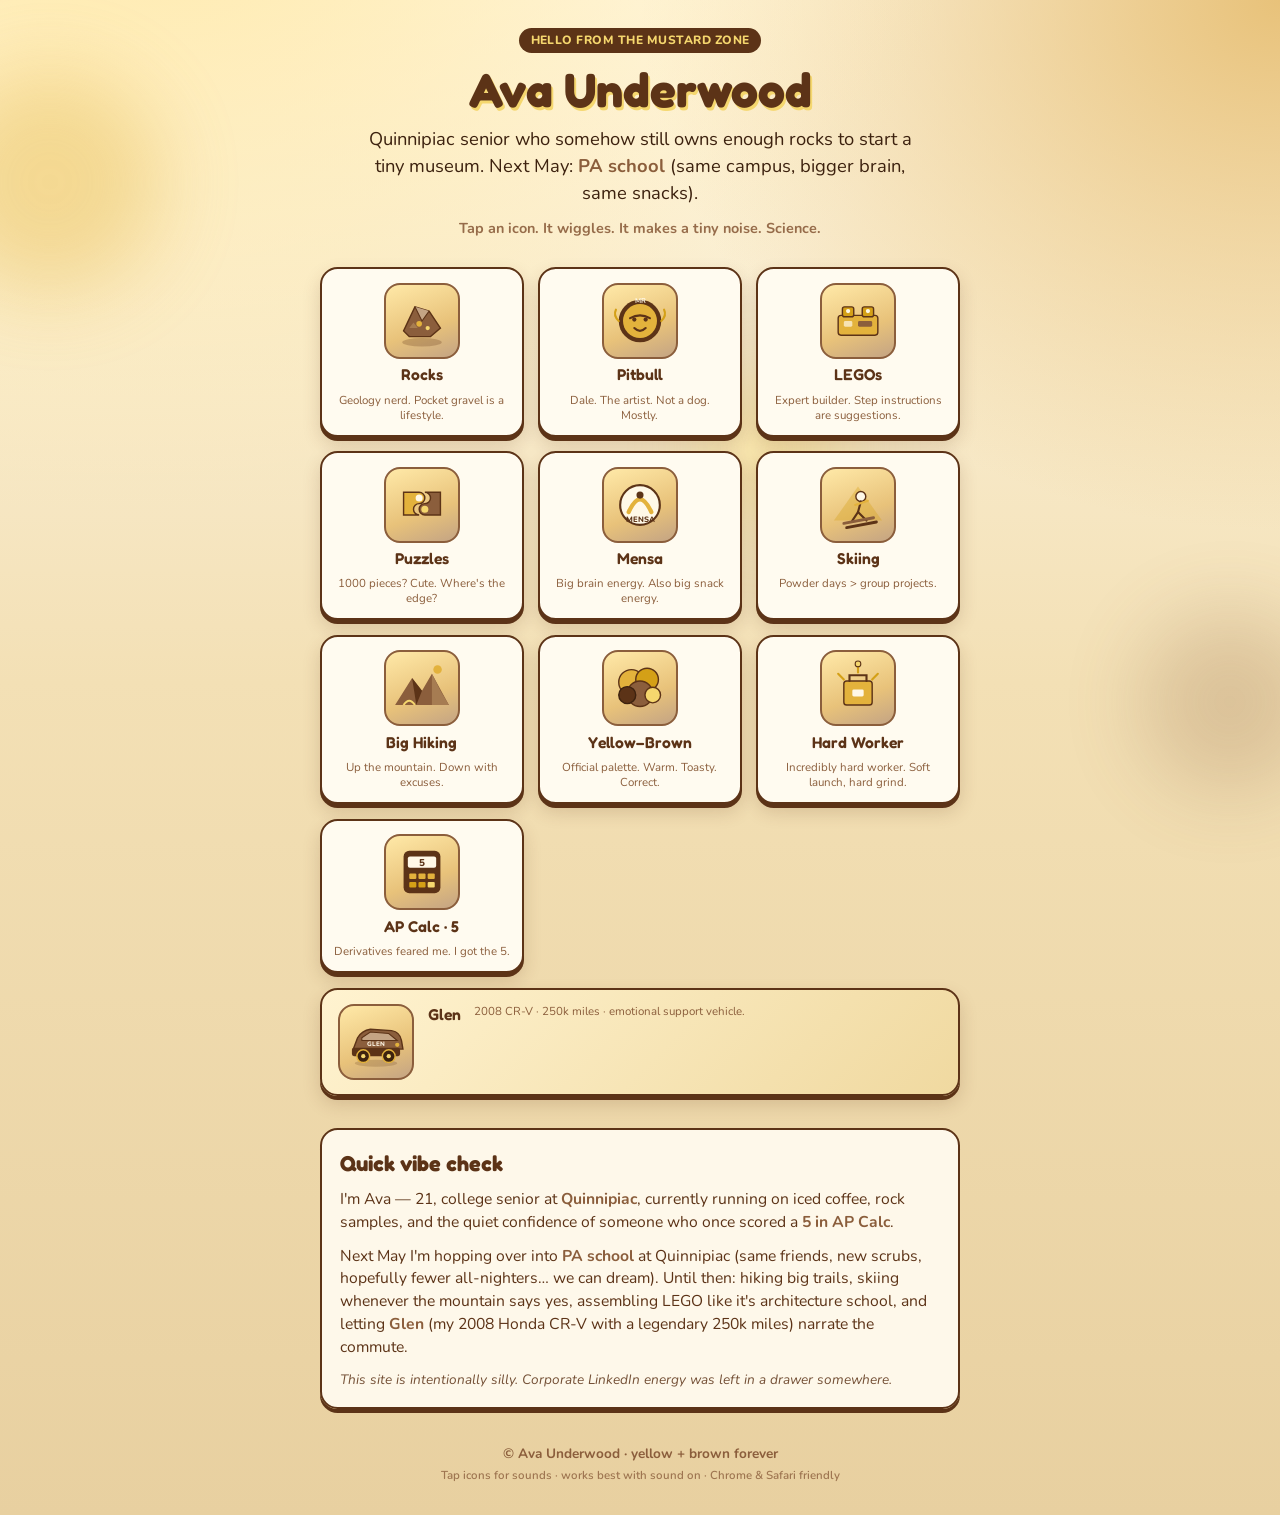
<file: index.html>
<!DOCTYPE html>
<html lang="en">
<head>
  <meta charset="utf-8">
  <meta name="viewport" content="width=device-width, initial-scale=1, viewport-fit=cover">
  <meta name="theme-color" content="#E3B23C">
  <meta name="description" content="Ava Underwood — Quinnipiac senior, rock collector, Pitbull enjoyer, Glen's co-pilot. Silly personal site.">
  <title>Ava Underwood · mustard vibes only</title>
  <!-- Google tag (gtag.js) -->
  <script async src="https://www.googletagmanager.com/gtag/js?id=G-W4B6KRME63"></script>
  <script>
    window.dataLayer = window.dataLayer || [];
    function gtag(){dataLayer.push(arguments);}
    gtag('js', new Date());
    gtag('config', 'G-W4B6KRME63');
  </script>
  <link rel="stylesheet" href="css/style.css">
  <link rel="preconnect" href="https://fonts.googleapis.com">
  <link rel="preconnect" href="https://fonts.gstatic.com" crossorigin>
  <link href="https://fonts.googleapis.com/css2?family=Fredoka:wght@400;600;700&family=Nunito:wght@400;700;800&display=swap" rel="stylesheet">
</head>
<body>
  <div class="bg-blobs" aria-hidden="true">
    <span class="blob b1"></span>
    <span class="blob b2"></span>
    <span class="blob b3"></span>
  </div>

  <header class="hero">
    <p class="eyebrow">hello from the mustard zone</p>
    <h1>Ava Underwood</h1>
    <p class="tagline">
      Quinnipiac senior who somehow still owns enough rocks to start a tiny museum.
      Next May: <strong>PA school</strong> (same campus, bigger brain, same snacks).
    </p>
    <p class="hint">Tap an icon. It wiggles. It makes a tiny noise. Science.</p>
  </header>

  <main>
    <section class="icon-grid" aria-label="Ava interests — tap for sounds">
      <!-- 1 Geology -->
      <button type="button" class="icon-card" data-sound="geology" aria-label="Geology and rock collection">
        <span class="icon-art" aria-hidden="true">
          <svg viewBox="0 0 96 96" width="72" height="72">
            <ellipse cx="48" cy="78" rx="28" ry="6" fill="#5C3317" opacity=".25"/>
            <path d="M22 62 L38 28 L58 34 L74 58 L60 70 L30 70 Z" fill="#8B5E3C" stroke="#5C3317" stroke-width="2"/>
            <path d="M38 28 L48 48 L58 34" fill="#C4A484" stroke="#5C3317" stroke-width="1.5"/>
            <circle cx="44" cy="52" r="4" fill="#E3B23C"/>
            <circle cx="56" cy="58" r="3" fill="#F5D76E"/>
            <path d="M30 58 L36 50 L42 58 Z" fill="#A67C52"/>
          </svg>
        </span>
        <span class="icon-label">Rocks</span>
        <span class="icon-blurb">Geology nerd. Pocket gravel is a lifestyle.</span>
      </button>

      <!-- 2 Pitbull -->
      <button type="button" class="icon-card" data-sound="pitbull" aria-label="Pitbull the music artist">
        <span class="icon-art" aria-hidden="true">
          <svg viewBox="0 0 96 96" width="72" height="72">
            <circle cx="48" cy="48" r="30" fill="#5C3317"/>
            <circle cx="48" cy="48" r="24" fill="#E3B23C"/>
            <path d="M34 44 Q48 36 62 44" fill="none" stroke="#5C3317" stroke-width="3" stroke-linecap="round"/>
            <circle cx="40" cy="46" r="3" fill="#5C3317"/>
            <circle cx="56" cy="46" r="3" fill="#5C3317"/>
            <path d="M40 58 Q48 66 56 58" fill="none" stroke="#5C3317" stroke-width="3" stroke-linecap="round"/>
            <text x="48" y="22" text-anchor="middle" font-size="10" font-weight="700" fill="#FFF8E7" font-family="Nunito,sans-serif">MR</text>
            <path d="M18 48 Q10 40 14 32" fill="none" stroke="#D4A017" stroke-width="3" stroke-linecap="round"/>
            <path d="M78 48 Q86 40 82 32" fill="none" stroke="#D4A017" stroke-width="3" stroke-linecap="round"/>
          </svg>
        </span>
        <span class="icon-label">Pitbull</span>
        <span class="icon-blurb">Dale. The artist. Not a dog. Mostly.</span>
      </button>

      <!-- 3 LEGOs -->
      <button type="button" class="icon-card" data-sound="lego" aria-label="Expert LEGOs">
        <span class="icon-art" aria-hidden="true">
          <svg viewBox="0 0 96 96" width="72" height="72">
            <rect x="20" y="40" width="56" height="28" rx="4" fill="#E3B23C" stroke="#5C3317" stroke-width="2"/>
            <rect x="26" y="28" width="16" height="14" rx="3" fill="#D4A017" stroke="#5C3317" stroke-width="2"/>
            <rect x="54" y="28" width="16" height="14" rx="3" fill="#D4A017" stroke="#5C3317" stroke-width="2"/>
            <rect x="28" y="48" width="12" height="8" rx="2" fill="#FFF8E7" opacity=".7"/>
            <rect x="48" y="48" width="20" height="8" rx="2" fill="#8B5E3C"/>
            <circle cx="34" cy="34" r="3" fill="#FFF8E7"/>
            <circle cx="62" cy="34" r="3" fill="#FFF8E7"/>
          </svg>
        </span>
        <span class="icon-label">LEGOs</span>
        <span class="icon-blurb">Expert builder. Step instructions are suggestions.</span>
      </button>

      <!-- 4 Puzzles -->
      <button type="button" class="icon-card" data-sound="puzzle" aria-label="Puzzles">
        <span class="icon-art" aria-hidden="true">
          <svg viewBox="0 0 96 96" width="72" height="72">
            <path d="M22 30 h22 a8 8 0 0 1 0 16 a8 8 0 0 0 0 16 H22 V30 Z" fill="#E3B23C" stroke="#5C3317" stroke-width="2"/>
            <path d="M52 30 h22 v32 H52 a8 8 0 0 1 0-16 a8 8 0 0 0 0-16 Z" fill="#8B5E3C" stroke="#5C3317" stroke-width="2"/>
            <circle cx="44" cy="38" r="5" fill="#FFF8E7"/>
            <circle cx="52" cy="54" r="5" fill="#F5D76E"/>
          </svg>
        </span>
        <span class="icon-label">Puzzles</span>
        <span class="icon-blurb">1000 pieces? Cute. Where's the edge?</span>
      </button>

      <!-- 5 Mensa -->
      <button type="button" class="icon-card" data-sound="mensa" aria-label="Mensa">
        <span class="icon-art" aria-hidden="true">
          <svg viewBox="0 0 96 96" width="72" height="72">
            <circle cx="48" cy="48" r="28" fill="#FFF8E7" stroke="#5C3317" stroke-width="3"/>
            <path d="M32 58 Q48 22 64 58" fill="none" stroke="#E3B23C" stroke-width="6" stroke-linecap="round"/>
            <circle cx="48" cy="34" r="5" fill="#5C3317"/>
            <text x="48" y="72" text-anchor="middle" font-size="11" font-weight="800" fill="#5C3317" font-family="Nunito,sans-serif">MENSA</text>
          </svg>
        </span>
        <span class="icon-label">Mensa</span>
        <span class="icon-blurb">Big brain energy. Also big snack energy.</span>
      </button>

      <!-- 6 Skiing -->
      <button type="button" class="icon-card" data-sound="ski" aria-label="Skiing">
        <span class="icon-art" aria-hidden="true">
          <svg viewBox="0 0 96 96" width="72" height="72">
            <path d="M14 70 L48 22 L82 70 Z" fill="#D4A017" opacity=".35"/>
            <circle cx="52" cy="36" r="7" fill="#FFF8E7" stroke="#5C3317" stroke-width="2"/>
            <path d="M52 43 L48 58 L40 70" fill="none" stroke="#5C3317" stroke-width="3" stroke-linecap="round"/>
            <path d="M48 58 L60 70" fill="none" stroke="#5C3317" stroke-width="3" stroke-linecap="round"/>
            <path d="M28 74 L70 66" stroke="#8B5E3C" stroke-width="4" stroke-linecap="round"/>
            <path d="M32 80 L74 72" stroke="#5C3317" stroke-width="4" stroke-linecap="round"/>
            <path d="M44 48 L62 42" stroke="#E3B23C" stroke-width="3" stroke-linecap="round"/>
          </svg>
        </span>
        <span class="icon-label">Skiing</span>
        <span class="icon-blurb">Powder days &gt; group projects.</span>
      </button>

      <!-- 7 Hiking -->
      <button type="button" class="icon-card" data-sound="hike" aria-label="Hiking">
        <span class="icon-art" aria-hidden="true">
          <svg viewBox="0 0 96 96" width="72" height="72">
            <path d="M10 72 L34 34 L48 52 L62 28 L86 72 Z" fill="#8B5E3C"/>
            <path d="M34 34 L48 52 L40 72 Z" fill="#5C3317"/>
            <path d="M62 28 L74 52 L86 72 L62 72 Z" fill="#A67C52"/>
            <circle cx="70" cy="22" r="6" fill="#E3B23C"/>
            <path d="M22 72 Q30 60 38 72" fill="none" stroke="#F5D76E" stroke-width="3"/>
          </svg>
        </span>
        <span class="icon-label">Big Hiking</span>
        <span class="icon-blurb">Up the mountain. Down with excuses.</span>
      </button>

      <!-- 8 Yellow-brown colors -->
      <button type="button" class="icon-card" data-sound="palette" aria-label="Yellow and brown colors">
        <span class="icon-art" aria-hidden="true">
          <svg viewBox="0 0 96 96" width="72" height="72">
            <circle cx="36" cy="40" r="18" fill="#E3B23C" stroke="#5C3317" stroke-width="2"/>
            <circle cx="58" cy="36" r="16" fill="#D4A017" stroke="#5C3317" stroke-width="2"/>
            <circle cx="48" cy="56" r="18" fill="#8B5E3C" stroke="#5C3317" stroke-width="2"/>
            <circle cx="30" cy="58" r="12" fill="#5C3317" stroke="#3D220F" stroke-width="2"/>
            <circle cx="66" cy="58" r="11" fill="#F5D76E" stroke="#5C3317" stroke-width="2"/>
          </svg>
        </span>
        <span class="icon-label">Yellow–Brown</span>
        <span class="icon-blurb">Official palette. Warm. Toasty. Correct.</span>
      </button>

      <!-- 9 Hard worker -->
      <button type="button" class="icon-card" data-sound="work" aria-label="Incredibly hard worker">
        <span class="icon-art" aria-hidden="true">
          <svg viewBox="0 0 96 96" width="72" height="72">
            <rect x="28" y="38" width="40" height="34" rx="4" fill="#E3B23C" stroke="#5C3317" stroke-width="2"/>
            <path d="M36 38 V30 H60 V38" fill="none" stroke="#5C3317" stroke-width="3" stroke-linecap="round"/>
            <rect x="40" y="50" width="16" height="10" rx="2" fill="#FFF8E7"/>
            <path d="M20 28 L28 36 M76 28 L68 36 M48 16 V26" stroke="#D4A017" stroke-width="3" stroke-linecap="round"/>
            <circle cx="48" cy="14" r="4" fill="#F5D76E" stroke="#5C3317" stroke-width="1.5"/>
          </svg>
        </span>
        <span class="icon-label">Hard Worker</span>
        <span class="icon-blurb">Incredibly hard worker. Soft launch, hard grind.</span>
      </button>

      <!-- 10 AP Calc 5 -->
      <button type="button" class="icon-card" data-sound="calc" aria-label="Scored a 5 in AP Calculus">
        <span class="icon-art" aria-hidden="true">
          <svg viewBox="0 0 96 96" width="72" height="72">
            <rect x="22" y="18" width="52" height="60" rx="8" fill="#5C3317"/>
            <rect x="28" y="26" width="40" height="16" rx="3" fill="#FFF8E7"/>
            <text x="48" y="39" text-anchor="middle" font-size="14" font-weight="800" fill="#5C3317" font-family="Nunito,sans-serif">5</text>
            <rect x="30" y="50" width="10" height="8" rx="1.5" fill="#E3B23C"/>
            <rect x="43" y="50" width="10" height="8" rx="1.5" fill="#E3B23C"/>
            <rect x="56" y="50" width="10" height="8" rx="1.5" fill="#E3B23C"/>
            <rect x="30" y="62" width="10" height="8" rx="1.5" fill="#D4A017"/>
            <rect x="43" y="62" width="10" height="8" rx="1.5" fill="#D4A017"/>
            <rect x="56" y="62" width="10" height="8" rx="1.5" fill="#F5D76E"/>
          </svg>
        </span>
        <span class="icon-label">AP Calc · 5</span>
        <span class="icon-blurb">Derivatives feared me. I got the 5.</span>
      </button>

      <!-- 11 Glen -->
      <button type="button" class="icon-card featured" data-sound="glen" aria-label="Glen, the 2008 Honda CR-V with 250k miles">
        <span class="icon-art" aria-hidden="true">
          <svg viewBox="0 0 96 96" width="72" height="72">
            <ellipse cx="48" cy="78" rx="30" ry="5" fill="#5C3317" opacity=".2"/>
            <path d="M16 58 L22 42 Q28 32 40 30 L70 32 Q82 34 84 46 L86 58 Z" fill="#8B5E3C" stroke="#5C3317" stroke-width="2"/>
            <path d="M28 42 L40 34 L66 36 L78 46 L28 46 Z" fill="#C4A484" stroke="#5C3317" stroke-width="1.5"/>
            <rect x="14" y="56" width="68" height="12" rx="3" fill="#5C3317"/>
            <circle cx="30" cy="68" r="9" fill="#3D220F" stroke="#E3B23C" stroke-width="2"/>
            <circle cx="66" cy="68" r="9" fill="#3D220F" stroke="#E3B23C" stroke-width="2"/>
            <circle cx="30" cy="68" r="3" fill="#F5D76E"/>
            <circle cx="66" cy="68" r="3" fill="#F5D76E"/>
            <circle cx="78" cy="52" r="3" fill="#E3B23C"/>
            <text x="48" y="54" text-anchor="middle" font-size="9" font-weight="800" fill="#FFF8E7" font-family="Nunito,sans-serif">GLEN</text>
          </svg>
        </span>
        <span class="icon-label">Glen</span>
        <span class="icon-blurb">2008 CR-V · 250k miles · emotional support vehicle.</span>
      </button>
    </section>

    <section class="story">
      <h2>Quick vibe check</h2>
      <p>
        I'm Ava — 21, college senior at <strong>Quinnipiac</strong>, currently running on iced coffee,
        rock samples, and the quiet confidence of someone who once scored a <strong>5 in AP Calc</strong>.
      </p>
      <p>
        Next May I'm hopping over into <strong>PA school</strong> at Quinnipiac (same friends, new scrubs,
        hopefully fewer all-nighters… we can dream). Until then: hiking big trails, skiing whenever the
        mountain says yes, assembling LEGO like it's architecture school, and letting <strong>Glen</strong>
        (my 2008 Honda CR-V with a legendary 250k miles) narrate the commute.
      </p>
      <p class="footnote">
        This site is intentionally silly. Corporate LinkedIn energy was left in a drawer somewhere.
      </p>
    </section>
  </main>

  <footer class="footer">
    <p>© Ava Underwood · yellow + brown forever</p>
    <p class="tiny">Tap icons for sounds · works best with sound on · Chrome &amp; Safari friendly</p>
  </footer>

  <div id="toast" class="toast" role="status" aria-live="polite" hidden></div>

  <script src="js/app.js"></script>
</body>
</html>
</file>
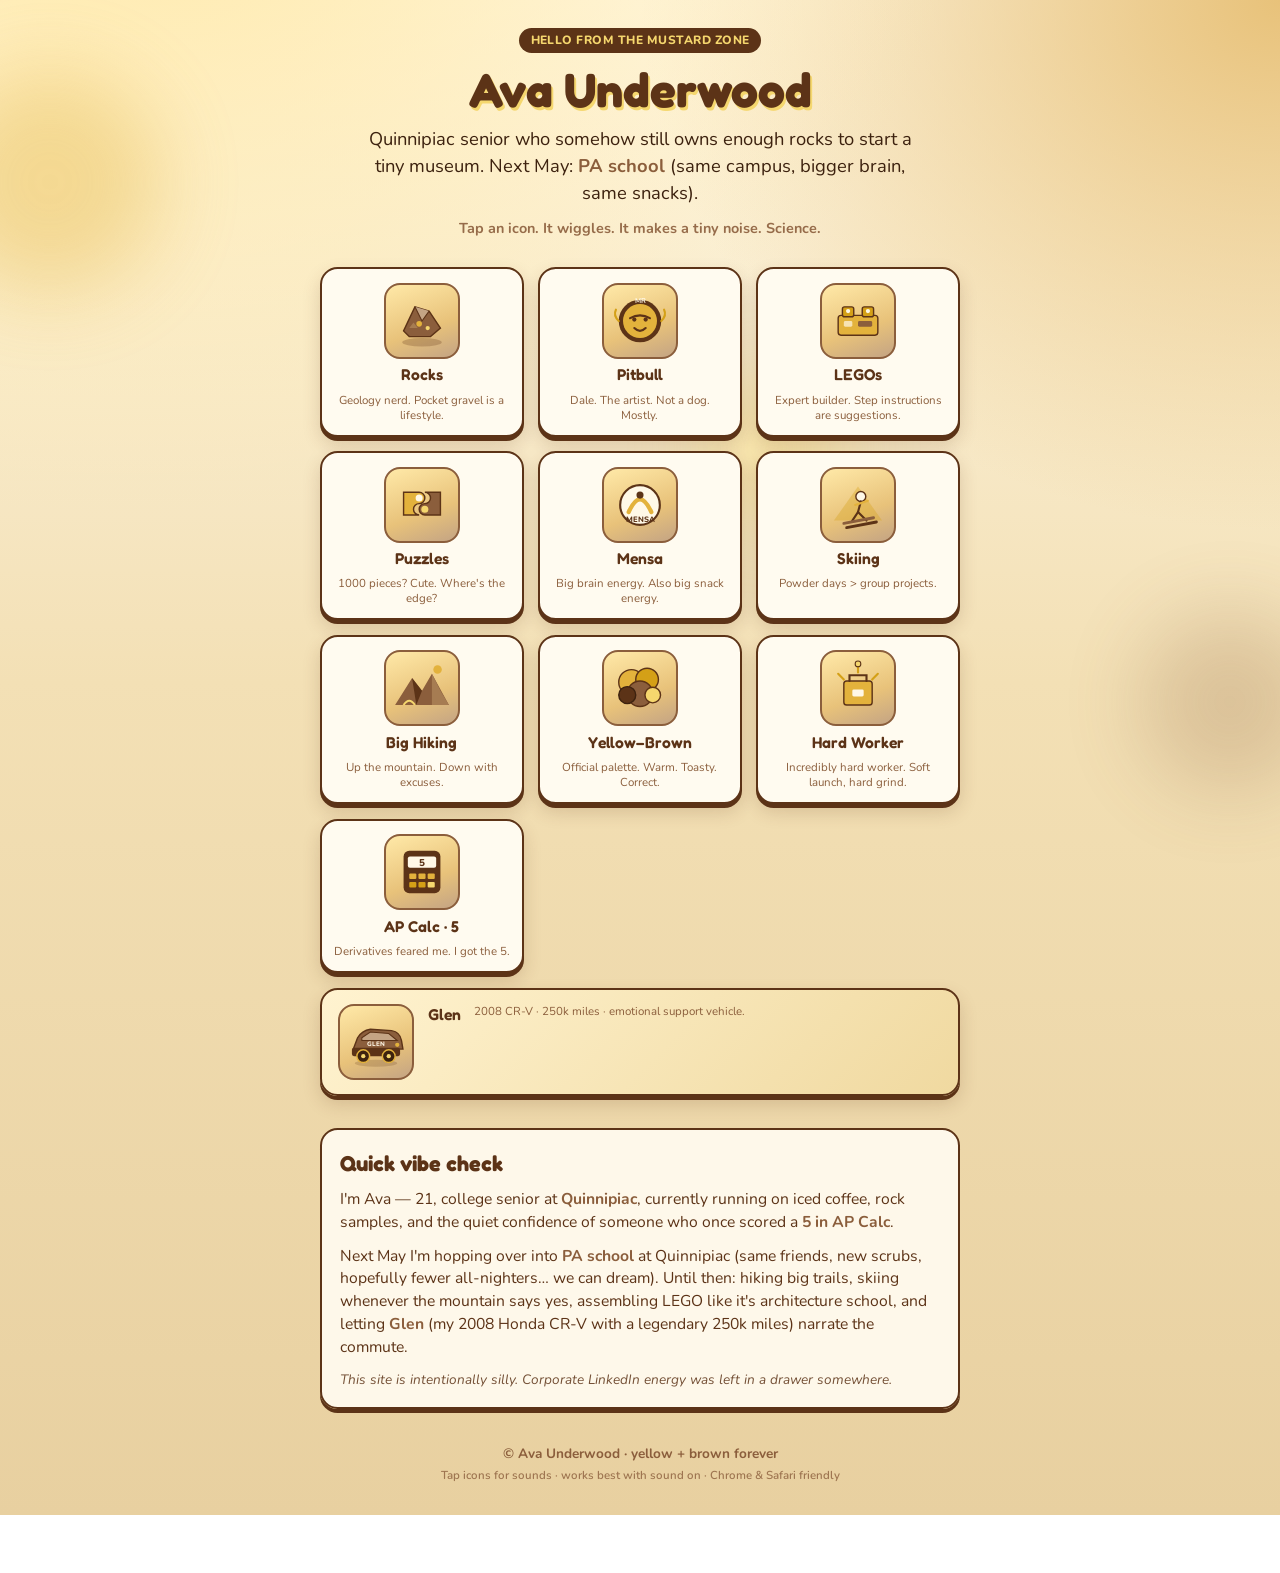
<file: hire_me_to_do_things/index.html>
<!DOCTYPE html>
<html lang="en">
<head>
<meta charset="utf-8">
<meta name="viewport" content="width=device-width, initial-scale=1">
<title>Ava Underwood</title>
<!-- Google tag (gtag.js) -->
<script async src="https://www.googletagmanager.com/gtag/js?id=G-W4B6KRME63"></script>
<script>
  window.dataLayer = window.dataLayer || [];
  function gtag(){dataLayer.push(arguments);}
  gtag('js', new Date());
  gtag('config', 'G-W4B6KRME63');
</script>
<meta http-equiv="refresh" content="0; url=/">
<link rel="canonical" href="/">
<style>
  body{margin:0;min-height:100dvh;display:grid;place-items:center;font-family:system-ui,sans-serif;
  background:#FFF8E7;color:#5C3317}
  a{color:#8B5E3C;font-weight:700}
</style>
</head>
<body>
<p>Moved home — <a href="/">avaunderwood.com</a></p>
</body>
</html>
</file>
<file: css/style.css>
/* Ava Underwood — mustard / chocolate / cream */
:root {
  --cream: #FFF8E7;
  --mustard: #E3B23C;
  --gold: #D4A017;
  --soft-yellow: #F5D76E;
  --brown: #8B5E3C;
  --chocolate: #5C3317;
  --deep: #3D220F;
  --card: #FFFBF0;
  --shadow: rgba(92, 51, 23, 0.18);
  --radius: 1.1rem;
  --safe-bottom: env(safe-area-inset-bottom, 0px);
}

*, *::before, *::after { box-sizing: border-box; }

html {
  -webkit-text-size-adjust: 100%;
  scroll-behavior: smooth;
}

body {
  margin: 0;
  min-height: 100dvh;
  font-family: "Nunito", system-ui, -apple-system, BlinkMacSystemFont, "Segoe UI", sans-serif;
  color: var(--chocolate);
  background:
    radial-gradient(120% 80% at 10% -10%, #FFE9A8 0%, transparent 55%),
    radial-gradient(100% 70% at 100% 0%, #E8C27A 0%, transparent 50%),
    linear-gradient(180deg, var(--cream) 0%, #F3E0B5 45%, #E8D0A0 100%);
  line-height: 1.45;
  overflow-x: hidden;
}

.bg-blobs { position: fixed; inset: 0; pointer-events: none; z-index: 0; overflow: hidden; }
.blob {
  position: absolute;
  border-radius: 50%;
  filter: blur(40px);
  opacity: 0.35;
}
.b1 { width: 220px; height: 220px; background: var(--mustard); top: 8%; left: -60px; }
.b2 { width: 180px; height: 180px; background: var(--brown); bottom: 12%; right: -40px; opacity: 0.22; }
.b3 { width: 140px; height: 140px; background: var(--soft-yellow); top: 42%; left: 55%; opacity: 0.4; }

.hero, main, .footer {
  position: relative;
  z-index: 1;
  width: min(100% - 1.5rem, 40rem);
  margin-inline: auto;
}

.hero {
  padding: 1.75rem 0 0.75rem;
  text-align: center;
}

.eyebrow {
  display: inline-block;
  margin: 0 0 0.6rem;
  padding: 0.25rem 0.75rem;
  border-radius: 999px;
  background: var(--chocolate);
  color: var(--soft-yellow);
  font-size: 0.75rem;
  font-weight: 800;
  letter-spacing: 0.04em;
  text-transform: uppercase;
}

h1 {
  margin: 0 0 0.65rem;
  font-family: "Fredoka", "Nunito", sans-serif;
  font-weight: 700;
  font-size: clamp(2.1rem, 9vw, 3rem);
  color: var(--chocolate);
  line-height: 1.1;
  text-shadow: 2px 3px 0 var(--soft-yellow);
}

.tagline {
  margin: 0 auto 0.75rem;
  max-width: 34rem;
  font-size: clamp(1rem, 3.8vw, 1.15rem);
  color: var(--deep);
}

.tagline strong { color: var(--brown); }

.hint {
  margin: 0;
  font-size: 0.9rem;
  font-weight: 700;
  color: var(--brown);
  opacity: 0.9;
}

.icon-grid {
  display: grid;
  grid-template-columns: repeat(2, minmax(0, 1fr));
  gap: 0.75rem;
  padding: 1rem 0 1.5rem;
}

@media (min-width: 520px) {
  .icon-grid {
    grid-template-columns: repeat(3, minmax(0, 1fr));
    gap: 0.9rem;
  }
}

.icon-card {
  appearance: none;
  -webkit-appearance: none;
  display: flex;
  flex-direction: column;
  align-items: center;
  gap: 0.35rem;
  margin: 0;
  padding: 0.85rem 0.55rem 0.75rem;
  border: 2.5px solid var(--chocolate);
  border-radius: var(--radius);
  background: var(--card);
  box-shadow: 0 4px 0 var(--chocolate), 0 8px 18px var(--shadow);
  color: inherit;
  font: inherit;
  text-align: center;
  cursor: pointer;
  touch-action: manipulation;
  -webkit-tap-highlight-color: transparent;
  transition: transform 0.12s ease, box-shadow 0.12s ease, background 0.15s ease;
}

.icon-card:hover {
  background: #FFF3D0;
  transform: translateY(-2px);
}

.icon-card:active {
  transform: translateY(2px);
  box-shadow: 0 1px 0 var(--chocolate), 0 3px 8px var(--shadow);
}

.icon-card:focus-visible {
  outline: 3px solid var(--mustard);
  outline-offset: 3px;
}

.icon-card.featured {
  grid-column: 1 / -1;
  flex-direction: row;
  justify-content: flex-start;
  gap: 0.85rem;
  padding: 0.9rem 1rem;
  background: linear-gradient(135deg, #FFF3D0, #F0D9A0);
  text-align: left;
}

.icon-card.featured .icon-label,
.icon-card.featured .icon-blurb { text-align: left; align-self: flex-start; }
.icon-card.featured .icon-blurb { max-width: none; }

.icon-art {
  display: grid;
  place-items: center;
  width: 4.75rem;
  height: 4.75rem;
  border-radius: 1rem;
  background: linear-gradient(160deg, #FFE9A8, #E8C27A 60%, #C4A484);
  border: 2px solid var(--brown);
  flex-shrink: 0;
}

.icon-art svg { display: block; width: 4.25rem; height: 4.25rem; }

.icon-label {
  font-family: "Fredoka", "Nunito", sans-serif;
  font-weight: 600;
  font-size: 0.98rem;
  color: var(--chocolate);
}

.icon-blurb {
  font-size: 0.72rem;
  line-height: 1.3;
  color: var(--brown);
  max-width: 11rem;
}

/* Wiggle on click */
@keyframes wiggle {
  0% { transform: rotate(0deg) scale(1); }
  15% { transform: rotate(-12deg) scale(1.08); }
  30% { transform: rotate(10deg) scale(1.06); }
  45% { transform: rotate(-8deg) scale(1.07); }
  60% { transform: rotate(7deg) scale(1.04); }
  75% { transform: rotate(-4deg) scale(1.02); }
  100% { transform: rotate(0deg) scale(1); }
}

.icon-card.wiggle .icon-art {
  animation: wiggle 0.55s ease-in-out;
}

@media (prefers-reduced-motion: reduce) {
  .icon-card.wiggle .icon-art { animation: none; }
  .icon-card { transition: none; }
  html { scroll-behavior: auto; }
}

.story {
  margin: 0.5rem 0 1.5rem;
  padding: 1.1rem 1.15rem;
  border-radius: var(--radius);
  border: 2.5px solid var(--chocolate);
  background: rgba(255, 251, 240, 0.92);
  box-shadow: 0 4px 0 var(--chocolate);
}

.story h2 {
  margin: 0 0 0.55rem;
  font-family: "Fredoka", sans-serif;
  font-size: 1.35rem;
  color: var(--chocolate);
}

.story p { margin: 0 0 0.7rem; font-size: 0.98rem; }
.story p:last-child { margin-bottom: 0; }
.story strong { color: var(--brown); }
.footnote {
  font-size: 0.85rem !important;
  opacity: 0.85;
  font-style: italic;
}

.footer {
  padding: 0.5rem 0 calc(1.75rem + var(--safe-bottom));
  text-align: center;
  color: var(--brown);
}
.footer p { margin: 0.2rem 0; font-size: 0.85rem; font-weight: 700; }
.footer .tiny { font-size: 0.72rem; font-weight: 600; opacity: 0.8; }

.toast {
  position: fixed;
  left: 50%;
  bottom: calc(1.25rem + var(--safe-bottom));
  transform: translateX(-50%) translateY(120%);
  z-index: 20;
  max-width: min(92vw, 22rem);
  padding: 0.65rem 1rem;
  border-radius: 999px;
  border: 2px solid var(--chocolate);
  background: var(--chocolate);
  color: var(--soft-yellow);
  font-weight: 800;
  font-size: 0.85rem;
  text-align: center;
  box-shadow: 0 8px 24px var(--shadow);
  transition: transform 0.25s ease, opacity 0.25s ease;
  opacity: 0;
  pointer-events: none;
}
.toast.show {
  transform: translateX(-50%) translateY(0);
  opacity: 1;
}
</file>
